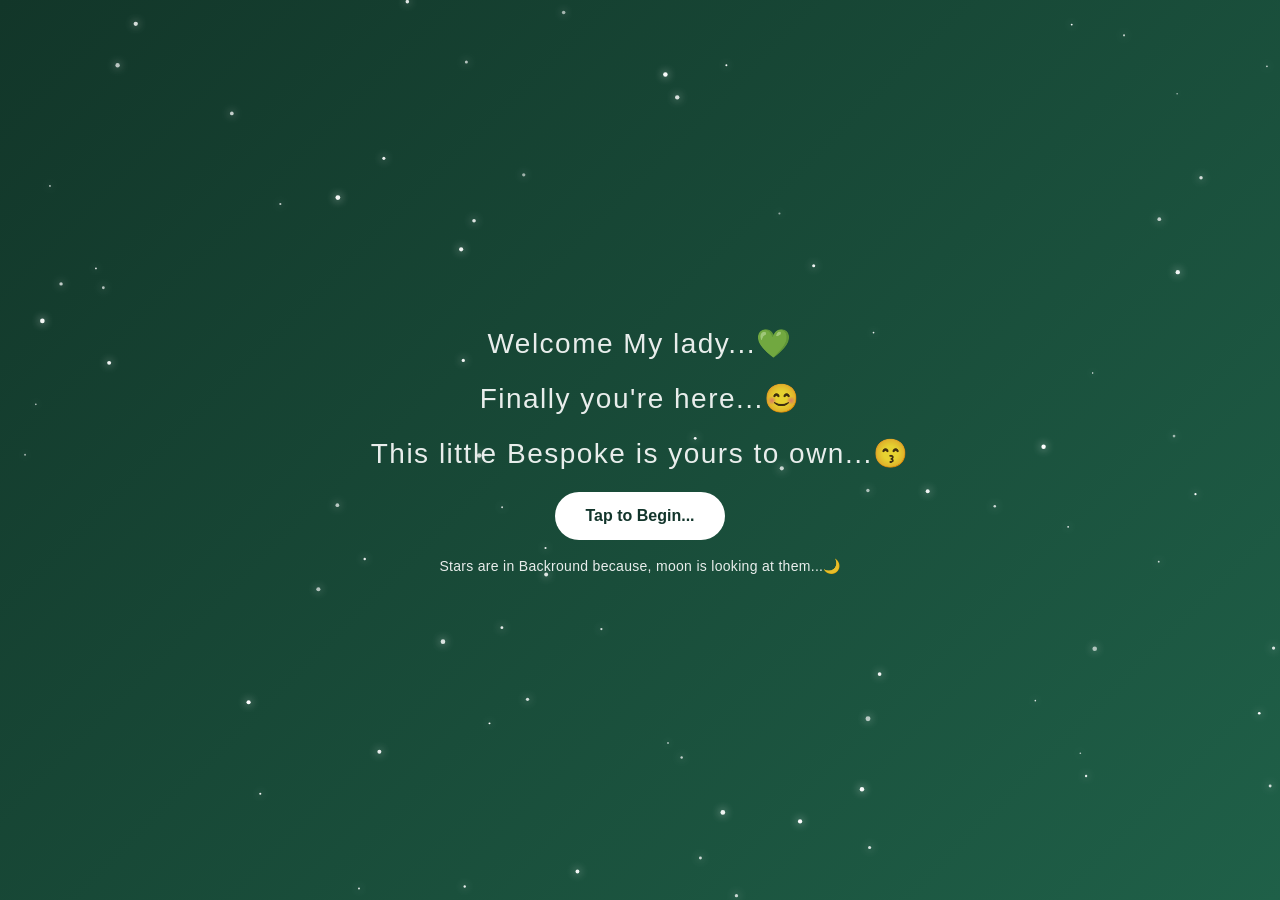
<file: index.html>
<!DOCTYPE html>
<html lang="en">

<head>
    <meta charset="UTF-8">
    <meta name="viewport" content="width=device-width, initial-scale=1.0">

    <title>Special for you 💚</title>

    <link rel="stylesheet" href="style.css">
</head>

<body>

    <canvas id="starsCanvas"></canvas>

    <div class="container">
        <!-- PAGE 1: OPENING -->
        <section id="intro">

            <p class="intro-text">Welcome My lady...💚</p>

            <p class="intro-text">Finally you're here...😊</p>

            <p class="intro-text">This little Bespoke is yours to own...😙</p>

            <button onclick="window.location.href='countdown.html'">
    Tap to Begin...
</button>
            <p class="moon-note">Stars are in Backround because, moon is looking at them...🌙</p>

        </section>


        <!-- PAGE 2: COUNTDOWN -->
        <section id="countdownSection" class="hidden">

            <p class="countdown-title">
                Something special is waiting for you... 💚
            </p>

            <div id="countdown">

                <div class="time-box">
                    <span id="days">00</span>
                    <small>Days</small>
                </div>

                <div class="colon">:</div>

                <div class="time-box">
                    <span id="hours">00</span>
                    <small>Hours</small>
                </div>

                <div class="colon">:</div>

                <div class="time-box">
                    <span id="minutes">00</span>
                    <small>Minutes</small>
                </div>

                <div class="colon">:</div>

                <div class="time-box">
                    <span id="seconds">00</span>
                    <small>Seconds</small>
                </div>

            </div>

            <p class="bottom-text">
                Until your special day... 🎂
            </p>

        </section>


        <!-- PAGE 3: BIRTHDAY -->
        <section id="birthdayMessage" class="hidden">

            <h1>Happy Birthday, Brinda! 🎂💚</h1>

            <p>Your special surprise is ready...</p>

        </section>

        </div>

    <script src="script.js"></script>

</body>
</html>
</file>
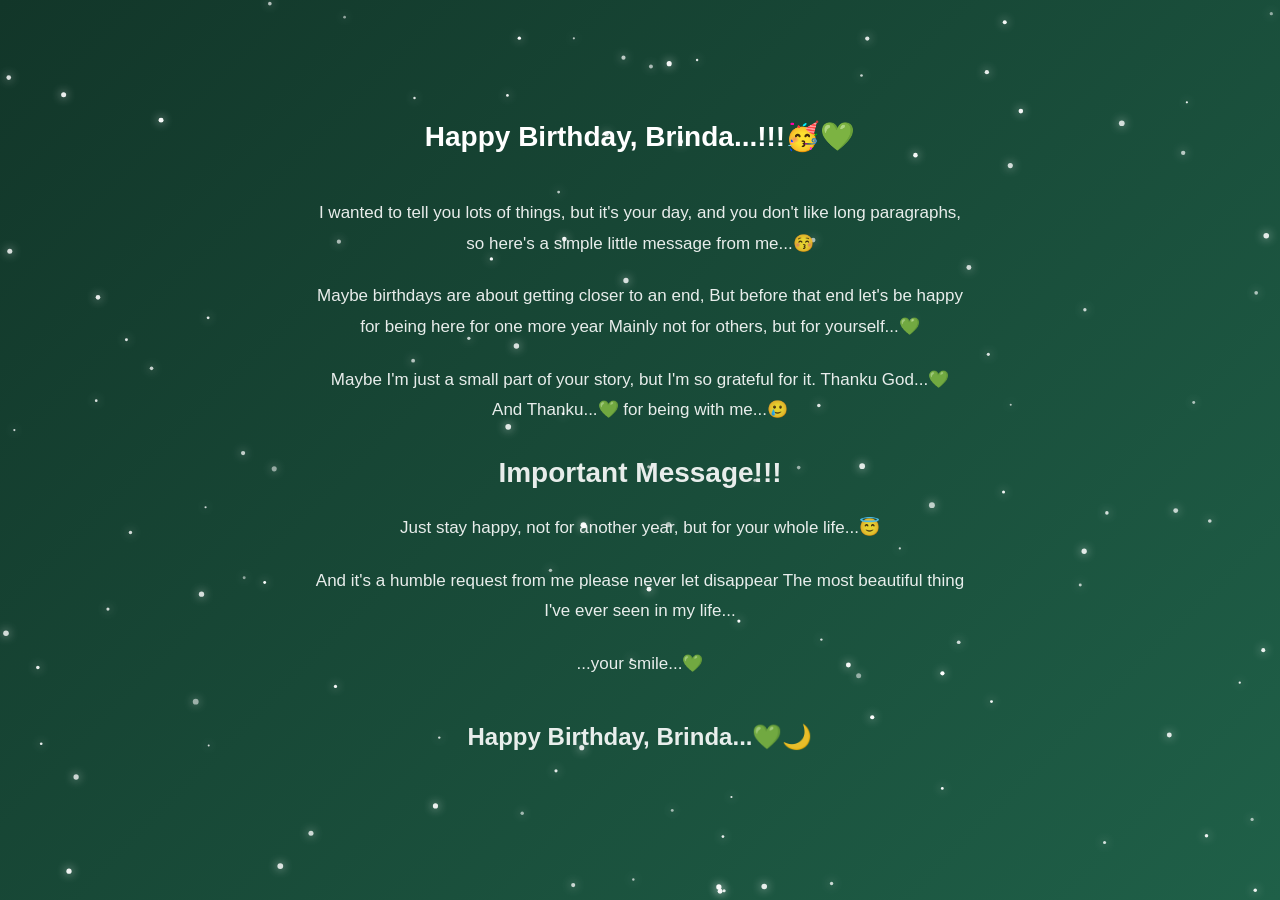
<file: birthday.html>
<!DOCTYPE html>
<html lang="en">

<head>
    <meta charset="UTF-8">
    <meta name="viewport" content="width=device-width, initial-scale=1.0">

    <title>For You 💚</title>

    <link rel="stylesheet" href="style.css">
</head>

<body>

    <canvas id="starsCanvas"></canvas>

    <div class="container birthday-page">

        <h1></h1>

        <p class="surprise-title">
            Happy Birthday, Brinda...!!!🥳💚
        </p>
       
        <!-- FINAL MESSAGE -->

        <div class="final-message">

            <p>
                I wanted to tell you lots of things, but it's your day,
                and you don't like long paragraphs, so here's a simple
                little message from me...😚<br>
            </p>

            <p>
                Maybe birthdays are about getting closer to an end,
                But before that end
                let's be happy for being here for one more year
                Mainly not for others, but for yourself...💚
            </p>
            
            <p>  
                Maybe I'm just a small part of your story,
                but I'm so grateful for it. Thanku God...💚
                And Thanku...💚 for being with me...🥲
            </p>

            <p class="surprise-title"> 
                Important Message!!!
            </p>

            <p>
                Just stay happy, not for another year,
                but for your whole life...😇
            </p>

            <p>
                And it's a humble request from me
                please never let disappear
                The most beautiful thing I've ever seen in my life...
            </p>
            <p> 
                 ...your smile...💚
             </p>

            <p class="final-birthday">
                Happy Birthday, Brinda...💚🌙
            </p>

        </div>

    </div>


    <script src="script.js"></script>

    <script>
        const canvas = document.getElementById("starsCanvas");

        if (canvas) {

            canvas.style.position = "fixed";
            canvas.style.top = "0";
            canvas.style.left = "0";
            canvas.style.width = "100vw";
            canvas.style.height = "100vh";
            canvas.style.zIndex = "0";
            canvas.style.pointerEvents = "none";
            canvas.style.display = "block";

            const ctx = canvas.getContext("2d");

            let stars = [];

            function resizeCanvas() {

                canvas.width = window.innerWidth;
                canvas.height = window.innerHeight;

                stars = [];

                for (let i = 0; i < 120; i++) {

                    stars.push({
                        x: Math.random() * canvas.width,
                        y: Math.random() * canvas.height,
                        size: Math.random() * 2 + 1,
                        opacity: Math.random() * 0.5 + 0.5,
                        speed: Math.random() * 0.01 + 0.005
                    });

                }
            }

            function animateStars() {

                ctx.clearRect(
                    0,
                    0,
                    canvas.width,
                    canvas.height
                );

                stars.forEach(star => {

                    star.opacity += star.speed;

                    if (star.opacity >= 1) {
                        star.opacity = 1;
                        star.speed = -Math.abs(star.speed);
                    }

                    if (star.opacity <= 0.5) {
                        star.opacity = 0.5;
                        star.speed = Math.abs(star.speed);
                    }

                    ctx.beginPath();

                    ctx.arc(
                        star.x,
                        star.y,
                        star.size,
                        0,
                        Math.PI * 2
                    );

                    ctx.fillStyle =
                        "rgba(255,255,255," + star.opacity + ")";

                    ctx.shadowBlur = 10;
                    ctx.shadowColor = "white";

                    ctx.fill();

                });

                requestAnimationFrame(animateStars);
            }

            resizeCanvas();
            animateStars();

            window.addEventListener("resize", resizeCanvas);
        }
    </script>

</body>

</html>
</file>
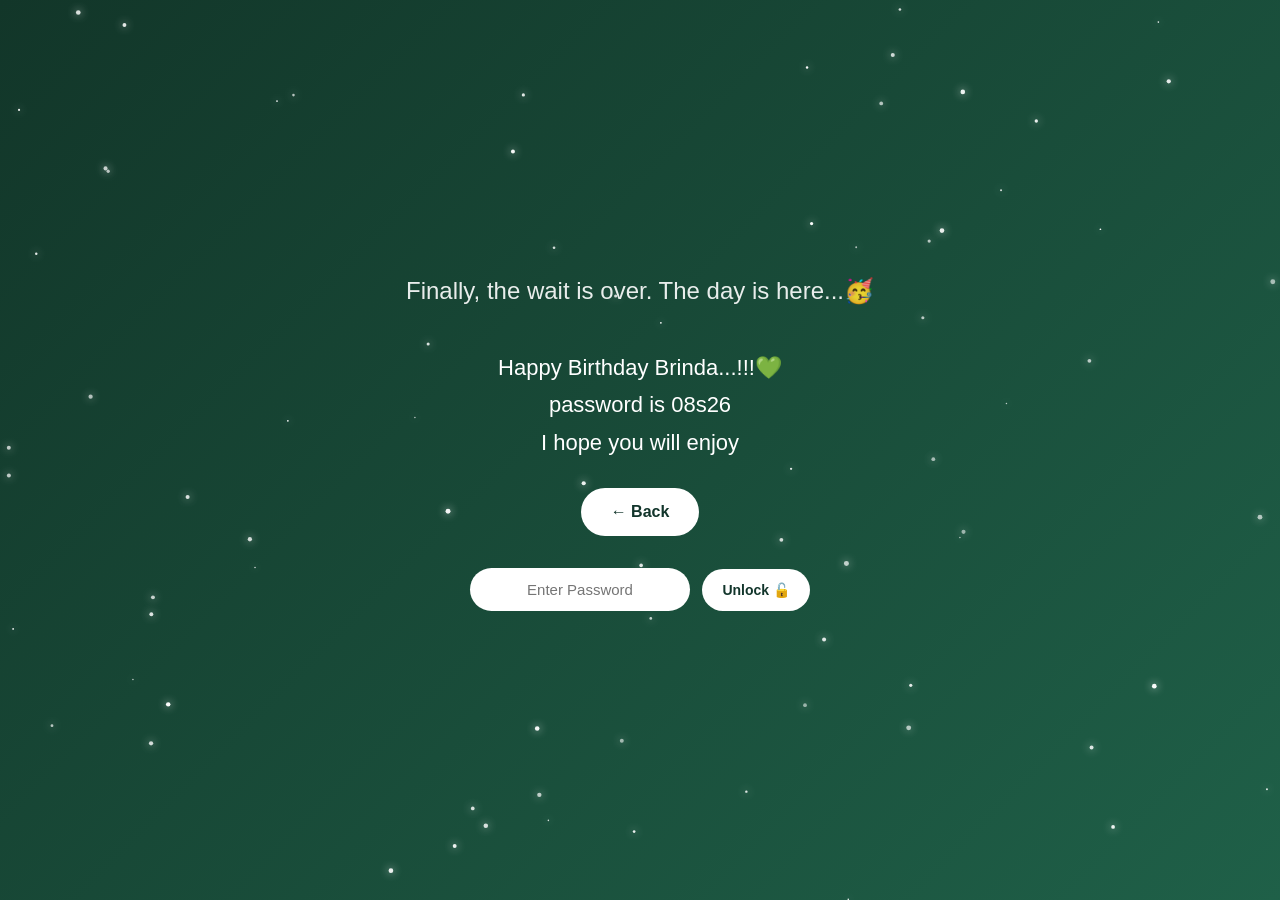
<file: countdown.html>
<!DOCTYPE html>
<html lang="en">

<head>
    <meta charset="UTF-8">
    <meta name="viewport" content="width=device-width, initial-scale=1.0">

    <title>Countdown 💚</title>

    <link rel="stylesheet" href="style.css">
</head>

<body>

    <div class="container">
        <canvas id="starsCanvas"></canvas>

       <p id="countdownTitle" class="countdown-title">
    Something special is waiting for special one...💚
       </p>

        <div id="countdown">

            <div class="time-box">
                <span id="days">00</span>
                <small>Days</small>
            </div>

            <div class="colon">:</div>

            <div class="time-box">
                <span id="hours">00</span>
                <small>Hours</small>
            </div>

            <div class="colon">:</div>

            <div class="time-box">
                <span id="minutes">00</span>
                <small>Minutes</small>
            </div>

            <div class="colon">:</div>

            <div class="time-box">
                <span id="seconds">00</span>
                <small>Seconds</small>
            </div>

        </div>


        <!-- MESSAGE -->

        <p id="specialDayText">
            You will get to know your password after countdown ends...🤫
        </p>


        <!-- BACK BUTTON -->

        <button id="backButton">
            ← Back
        </button>


        <!-- PASSWORD BOX -->

        <div class="password-section">

            <input
                type="password"
                id="passwordInput"
                placeholder="Enter Password"
            >

            <button id="unlockButton">
                Unlock 🔓
            </button>

            <p id="passwordMessage"></p>

        </div>
        <p id="tapMessage">
    Tap on the screen to feel me...😊
        </p>

    </div>


    <script src="script.js?v=6"></script>

</body>

</html>
</file>
<file: style.css>
* {
    margin: 0;
    padding: 0;
    box-sizing: border-box;
}

body {
    min-height: 100vh;
    background: linear-gradient(135deg, #123629, #1f6048);
    color: white;
    font-family: Arial, sans-serif;

    display: flex;
    justify-content: center;
    align-items: center;

    overflow: hidden;

    position: relative;
}


/* =========================
   STAR BACKGROUND
   ========================= */

#starsCanvas {
    position: fixed;
    inset: 0;
    width: 100vw;
    height: 100vh;
    z-index: 1;
    pointer-events: none;
}


/* =========================
   MAIN CONTAINER
   ========================= */

.container {
    position: relative;
    z-index: 2;

    width: 100%;
    max-width: 100%;

    margin: 0 auto;

    text-align: center;

    box-sizing: border-box;
}


/* =========================
   OPENING PAGE
   ========================= */

.intro-text {
    font-size: 28px;
    font-weight: 500;
    letter-spacing: 1.5px;
    opacity: 0.9;
    margin-bottom: 22px;
}


/* =========================
   BUTTON
   ========================= */

button {
    border: none;
    padding: 15px 30px;

    border-radius: 30px;

    background: #ffffff;
    color: #12352b;

    font-size: 16px;
    font-weight: bold;

    cursor: pointer;

    transition: 0.3s;
}

button:hover {
    transform: scale(1.05);
}

#backButton {
    transform: translateY(-7px);
}


/* =========================
   COUNTDOWN
   ========================= */

.countdown-title {
    font-size: 24px;
    opacity: 0.9;
    margin-bottom: 40px;
}

#countdown {
    display: flex;
    justify-content: center;
    align-items: center;
    gap: 15px;
}

.time-box {
    min-width: 120px;
    padding: 20px 15px;

    background: rgba(255, 255, 255, 0.08);

    border: 1px solid rgba(255, 255, 255, 0.15);

    border-radius: 15px;

    backdrop-filter: blur(10px);
}

.time-box span {
    display: block;
    font-size: clamp(35px, 6vw, 60px);
    font-weight: bold;
}

.time-box small {
    display: block;
    margin-top: 8px;

    font-size: 14px;
    letter-spacing: 2px;

    opacity: 0.7;
}

.colon {
    font-size: 45px;
    font-weight: bold;
    opacity: 0.7;
}

.bottom-text {
    margin-top: 45px;
    margin-bottom: 30px;

    font-size: 15px;
    opacity: 0.5;
}


/* =========================
   HIDDEN
   ========================= */

.hidden {
    display: none;
}


/* =========================
   BIRTHDAY MESSAGE
   ========================= */

#birthdayMessage h1 {
    font-size: clamp(35px, 7vw, 70px);
    animation: appear 2s ease;
}

#birthdayMessage p {
    font-size: 22px;
    opacity: 0.8;
}


/* =========================
   ANIMATION
   ========================= */

@keyframes appear {

    from {
        opacity: 0;
        transform: translateY(30px);
    }

    to {
        opacity: 1;
        transform: translateY(0);
    }

}


/* =========================
   PASSWORD
   ========================= */

.password-section {
    margin-top: 25px;
}

#passwordInput {
    width: 220px;
    padding: 13px 18px;

    border: none;
    border-radius: 25px;

    outline: none;

    font-size: 15px;
    text-align: center;

    margin-right: 8px;
}

#unlockButton {
    padding: 13px 20px;
    font-size: 14px;
}

#passwordMessage {
    margin-top: 12px;

    font-size: 14px;
    opacity: 0.8;
}


/* =========================
   SPECIAL DAY MESSAGE
   ========================= */

#specialDayText {
    margin-top: 45px;
    margin-bottom: 35px;

    font-size: 22px !important;
    line-height: 1.6;

    opacity: 0.85;
    font-weight: 500;
}

#specialDayText div {
    display: block !important;
    margin-bottom: 2px;
}


/* =========================
   TAP MESSAGE
   ========================= */

#tapMessage {
    margin-top: 25px;

    font-size: 14px;
    opacity: 0.75;
}


/* =========================
   MOBILE
   ========================= */

@media (max-width: 600px) {

    .container {
        width: 100%;
        max-width: 100%;
        margin: 0 auto;
        text-align: center;
        position: relative;
        top: -60px;
    }

    #intro {
        width: 100%;
        text-align: center;
    }

    .intro-text {
    font-size: 28px;
    font-weight: 500;
    letter-spacing: 1.5px;
    opacity: 0.9;
    margin-bottom: 22px;
    }

    #countdown {
        width: 100%;
        justify-content: center;
        align-items: center;
        gap: 5px;
    }

    .time-box {
        min-width: 65px;
        padding: 12px 5px;
    }

    .time-box span {
        font-size: 28px;
    }

    .time-box small {
        font-size: 9px;
    }

    .colon {
        font-size: 25px;
    }

    .countdown-title {
        font-size: 20px;
        margin-bottom: 30px;
        text-align: center;
    }
}
/* =========================
   BIRTHDAY SURPRISE PAGE
   ========================= */

.birthday-page h1 {
    font-size: clamp(30px, 6vw, 50px);
    margin-bottom: 25px;
}

.surprise-title {
    font-size: 28px;
    font-weight: bold;
    margin-bottom: 20px;
    margin-top: 18px;
}

.surprise-text {
    font-size: 18px;
    opacity: 0.85;
    margin-bottom: 12px;
}

#surpriseButton {
    margin-top: 25px;
}
/* ==========================================
   COUNTDOWN END ANIMATION
========================================== */

#countdown.countdown-ending {
    animation: countdownFadeOut 1s ease forwards;
}

@keyframes countdownFadeOut {
    0% {
        opacity: 1;
        transform: scale(1);
    }

    100% {
        opacity: 0;
        transform: scale(1.15);
    }
}

#countdownTitle.birthday-reveal {
    animation: birthdayTitleReveal 1.5s ease forwards;
}

@keyframes birthdayTitleReveal {
    0% {
        opacity: 0;
        transform: translateY(20px);
    }

    100% {
        opacity: 1;
        transform: translateY(0);
    }
}

#specialDayText.birthday-reveal {
    animation: birthdayMessageReveal 1.5s ease 0.4s both;
}

@keyframes birthdayMessageReveal {
    0% {
        opacity: 0;
        transform: translateY(25px) scale(0.96);
    }

    100% {
        opacity: 1;
        transform: translateY(0) scale(1);
    }
}

.birthday-glow {
    animation: birthdayGlow 2s ease;
}

@keyframes birthdayGlow {
    0% {
        box-shadow: inset 0 0 0 rgba(255, 255, 255, 0);
    }

    50% {
        box-shadow: inset 0 0 120px rgba(255, 255, 255, 0.12);
    }

    100% {
        box-shadow: inset 0 0 0 rgba(255, 255, 255, 0);
    }
}
.moon-note {
    margin-top: 18px;
    font-size: 14px;
    opacity: 0.90;
    letter-spacing: 0.3px;
}
.final-message {
    max-width: 700px;
    margin: 80px auto 40px;
    padding: 25px;
    text-align: center;
    line-height: 1.8;
    font-size: 17px;
    opacity: 0.9;
}

.final-message p {
    margin-bottom: 22px;
}

.final-birthday {
    font-size: 24px;
    font-weight: bold;
    margin-top: 35px;
}
/* Reduce the gap after the birthday title */
.birthday-page .surprise-title {
    margin-bottom: 15px;
}

/* Keep the final message closer to the title */
.final-message {
    margin-top: 20px;
}
/* Keep stars behind the birthday content */
#starsCanvas {
    position: fixed;
    top: 0;
    left: 0;
    z-index: 0 !important;
    pointer-events: none;
}

.birthday-page {
    position: relative;
    z-index: 1;
    padding-top: 40px;
}

/* Mobile layout */
@media (max-width: 600px) {

    .birthday-page {
        width: 100%;
        max-width: 100%;
        box-sizing: border-box;
        padding: 80px 20px 80px;
    }

    .birthday-page .surprise-title {
        font-size: 26px;
        line-height: 1.35;
        margin-top: 0;
        margin-bottom: 30px;
    }

    .final-message {
        width: 100%;
        max-width: 650px;
        margin: 15px auto 0;
        padding: 0;
        box-sizing: border-box;
        font-size: 17px;
        line-height: 1.65;
    }

    .final-message p {
        margin-bottom: 25px;
    }

    .final-birthday {
        font-size: 24px;
        line-height: 1.4;
        margin-top: 35px;
    }
}
</file>
